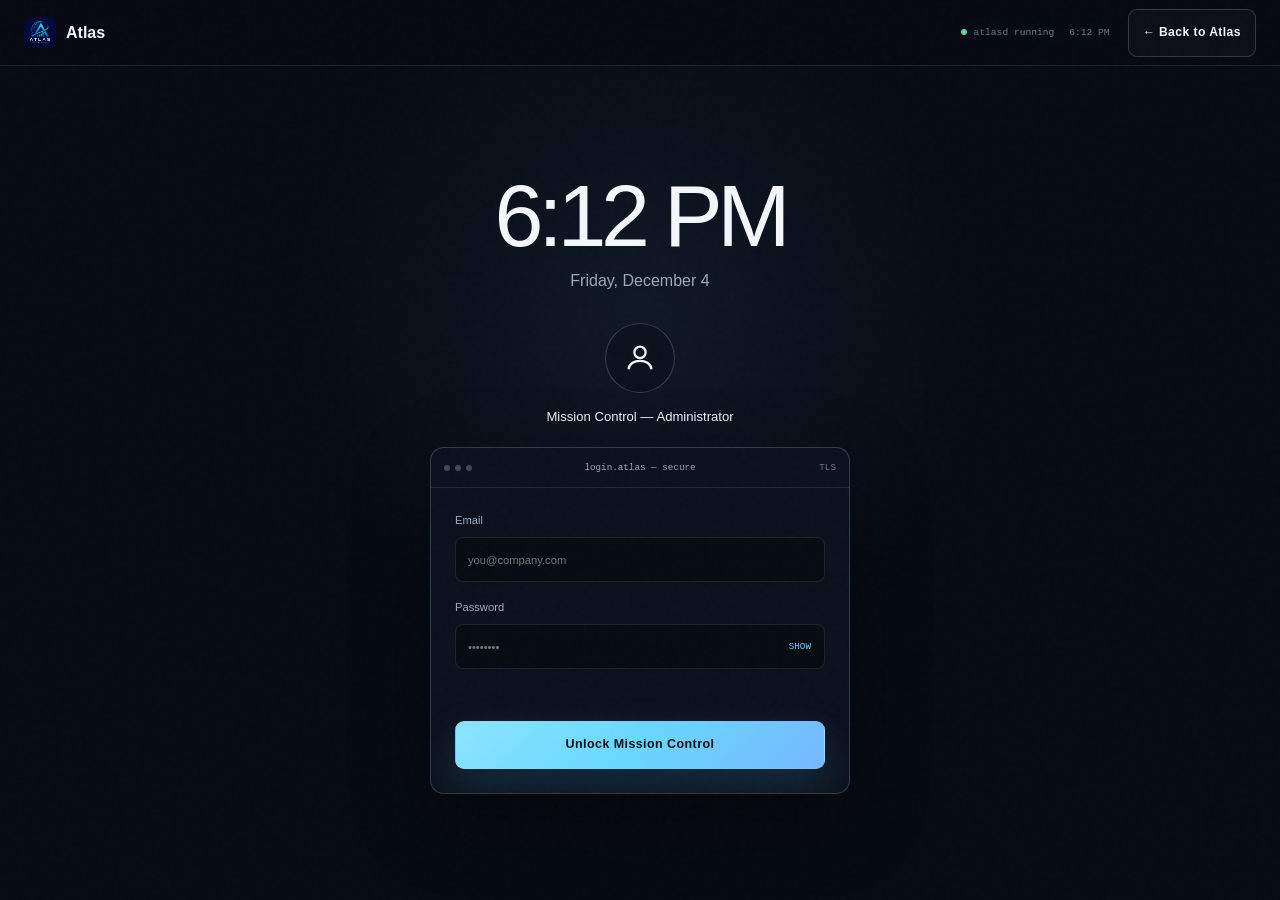
<file: frontend/login.html>
<!DOCTYPE html>
<html lang="en">
<head>
<meta charset="UTF-8" />
<meta name="viewport" content="width=device-width, initial-scale=1.0" />
<title>Atlas OS — Mission Control Login</title>
<link rel="preconnect" href="https://fonts.googleapis.com" />
<link rel="preconnect" href="https://fonts.gstatic.com" crossorigin />
<link href="https://fonts.googleapis.com/css2?family=IBM+Plex+Mono:wght@400;500;600;700&family=IBM+Plex+Sans:wght@400;500;600&family=IBM+Plex+Sans+Condensed:wght@600;700&display=swap" rel="stylesheet" />
<link rel="stylesheet" href="/frontend/style.css" />
</head>
<body>

  <header class="menubar">
    <a class="menubar-brand" href="/">
      <img src="/frontend/assets/logo.png" alt="Atlas AI logo" />
      Atlas
    </a>
    <div class="menubar-spacer"></div>
    <div class="menubar-status"><span><span class="dot-live"></span>atlasd running</span><span class="menubar-clock" id="menubar-clock">00:00:00</span></div>
    <a class="btn btn-ghost" href="/" style="padding:8px 14px; font-size:0.76rem;">← Back to Atlas</a>
  </header>

  <main class="lock-screen">
    <div class="lock-clock" id="lock-clock">00:00</div>
    <div class="lock-date" id="lock-date">—</div>

    <div class="lock-avatar" aria-hidden="true">
      <svg viewBox="0 0 24 24" fill="none" stroke="currentColor" stroke-width="1.6"><circle cx="12" cy="8" r="4"/><path d="M4 20c0-4 4-6 8-6s8 2 8 6"/></svg>
    </div>
    <div class="lock-name">Mission Control — Administrator</div>

    <div class="win lock-panel">
      <div class="win-titlebar">
        <div class="win-dots"><span></span><span></span><span></span></div>
        <div class="win-title">login.atlas — secure</div>
        <div class="win-meta">TLS</div>
      </div>
      <div class="win-body">
        <form id="login-form" novalidate>
          <label for="email-input">Email
            <input id="email-input" name="email" type="email" autocomplete="username" required placeholder="you@company.com" />
          </label>
          <label for="password-input">Password
            <div class="password-field">
              <input id="password-input" name="password" type="password" autocomplete="current-password" required placeholder="••••••••" />
              <button type="button" class="toggle-password" id="toggle-password">SHOW</button>
            </div>
          </label>
          <div class="lock-status" id="login-status" role="status" aria-live="polite"></div>
          <button type="submit" class="btn btn-primary" style="width:100%; justify-content:center;">Unlock Mission Control</button>
        </form>
      </div>
    </div>
  </main>

  <script src="/frontend/app.js" defer></script>
</body>
</html>
</file>
<file: frontend/style.css>
:root {
  --bg: #070b12;
  --bg-deep: #04070c;
  --surface: #0c121d;
  --surface-2: #101927;
  --surface-3: #141f2e;
  --line: rgba(163, 183, 214, .14);
  --line-strong: rgba(163, 183, 214, .25);
  --text: #f3f6fb;
  --muted: #9aa9bd;
  --faint: #67778d;
  --cyan: #69d8ff;
  --cyan-soft: rgba(105, 216, 255, .13);
  --blue: #5b80ff;
  --green: #55d6a0;
  --red: #ff7d8d;
  --amber: #eab968;
  --radius: 18px;
  --radius-sm: 11px;
  --shadow: 0 24px 80px rgba(0, 0, 0, .32);
  --sans: Inter, ui-sans-serif, -apple-system, BlinkMacSystemFont, "Segoe UI", sans-serif;
  --mono: "SFMono-Regular", Consolas, "Liberation Mono", monospace;
}

* { box-sizing: border-box; }
html { scroll-behavior: smooth; scroll-padding-top: 84px; }
body {
  margin: 0;
  min-width: 320px;
  overflow-x: hidden;
  background: var(--bg);
  color: var(--text);
  font-family: var(--sans);
  line-height: 1.6;
  -webkit-font-smoothing: antialiased;
}
body::before {
  content: "";
  position: fixed;
  inset: 0;
  pointer-events: none;
  opacity: .18;
  z-index: 100;
  background-image: url("data:image/svg+xml,%3Csvg viewBox='0 0 180 180' xmlns='http://www.w3.org/2000/svg'%3E%3Cfilter id='n'%3E%3CfeTurbulence type='fractalNoise' baseFrequency='.95' numOctaves='2' stitchTiles='stitch'/%3E%3C/filter%3E%3Crect width='100%25' height='100%25' filter='url(%23n)' opacity='.09'/%3E%3C/svg%3E");
}

a { color: inherit; text-decoration: none; }
button, input { font: inherit; }
img { display: block; max-width: 100%; }
p, h1, h2, h3 { margin-top: 0; }
::selection { background: rgba(105, 216, 255, .28); }
:focus-visible { outline: 2px solid var(--cyan); outline-offset: 4px; border-radius: 5px; }

.skip-link { position: fixed; top: 8px; left: 8px; z-index: 1000; padding: 10px 14px; background: var(--text); color: var(--bg); transform: translateY(-150%); }
.skip-link:focus { transform: translateY(0); }
.container { width: min(1180px, calc(100% - 48px)); margin-inline: auto; }
.section { position: relative; padding: 120px 0; border-top: 1px solid rgba(255,255,255,.04); }
.section-heading { max-width: 720px; margin-bottom: 48px; }
.section-heading h2, .top-feature-copy h2, .briefing-copy h2, .accuracy-title h2 {
  margin-bottom: 18px; font-size: clamp(2.25rem, 4vw, 4.25rem); line-height: 1.02; letter-spacing: -.055em; font-weight: 620;
}
.section-heading p, .top-feature-copy > p, .briefing-copy > p, .accuracy-title > p { color: var(--muted); font-size: 1.03rem; max-width: 660px; }
.section-label { display: flex; align-items: center; gap: 9px; margin-bottom: 18px; color: var(--cyan); font: 600 .7rem/1 var(--mono); letter-spacing: .15em; text-transform: uppercase; }
.section-label::before { content: ""; width: 22px; height: 1px; background: currentColor; }
.centered { margin-inline: auto; text-align: center; }
.centered .section-label { justify-content: center; }
.split-heading { max-width: none; display: flex; justify-content: space-between; align-items: end; gap: 40px; }
.split-heading > div:first-child { max-width: 760px; }

/* Navigation */
.site-header { position: fixed; z-index: 90; top: 0; left: 0; right: 0; border-bottom: 1px solid transparent; transition: background .25s, border-color .25s; }
.site-header.scrolled { background: rgba(7, 11, 18, .84); border-color: var(--line); backdrop-filter: blur(18px); }
.nav-shell { width: min(1280px, calc(100% - 40px)); height: 72px; margin: auto; display: flex; align-items: center; gap: 28px; }
.brand { display: flex; align-items: center; gap: 11px; font: 650 .88rem/1 var(--mono); letter-spacing: .12em; }
.brand img { border-radius: 9px; }
.brand b { color: var(--cyan); }
.nav-links { display: flex; align-items: center; gap: 28px; margin-left: auto; }
.nav-links a { color: var(--muted); font-size: .81rem; transition: color .2s; }
.nav-links a:hover { color: var(--text); }
.nav-cta { padding: 10px 15px; border: 1px solid var(--line-strong); border-radius: 8px; font-size: .77rem; font-weight: 650; background: rgba(255,255,255,.035); }
.nav-cta:hover { border-color: rgba(105,216,255,.55); background: var(--cyan-soft); }
.nav-toggle { display: none; margin-left: auto; width: 42px; height: 42px; border: 1px solid var(--line); background: var(--surface); color: var(--text); border-radius: 9px; }
.nav-toggle span { display: block; width: 18px; height: 1px; margin: 5px auto; background: currentColor; }

/* Hero */
.hero { position: relative; min-height: 880px; display: flex; align-items: center; padding: 142px 0 90px; overflow: hidden; background: radial-gradient(circle at 48% 30%, rgba(50,88,150,.1), transparent 38%), linear-gradient(180deg, var(--bg-deep), var(--bg)); }
.hero-grid, .final-grid { position: absolute; inset: 0; opacity: .32; background-size: 56px 56px; background-image: linear-gradient(rgba(122,153,199,.07) 1px, transparent 1px), linear-gradient(90deg, rgba(122,153,199,.07) 1px, transparent 1px); mask-image: linear-gradient(to bottom, black, transparent 82%); }
.hero-glow { position: absolute; width: 520px; height: 520px; border-radius: 50%; filter: blur(110px); opacity: .12; }
.hero-glow-one { top: 8%; right: 5%; background: var(--blue); }
.hero-glow-two { bottom: -20%; left: 10%; background: var(--cyan); }
.hero-layout { position: relative; display: grid; grid-template-columns: minmax(0, .95fr) minmax(500px, 1.05fr); align-items: center; gap: 64px; }
.pulse-dot { width: 7px; height: 7px; border-radius: 50%; background: var(--green); box-shadow: 0 0 0 5px rgba(85,214,160,.1); animation: pulse 2.4s ease infinite; }
.hero h1 { max-width: 690px; margin-bottom: 28px; font-size: clamp(3.65rem, 6.2vw, 6.55rem); line-height: .91; letter-spacing: -.075em; font-weight: 620; }
.hero h1 em { color: var(--muted); font-style: normal; font-weight: 500; }
.hero-lede { max-width: 650px; color: #a9b6c8; font-size: clamp(1.02rem, 1.5vw, 1.18rem); }
.hero-actions { display: flex; flex-wrap: wrap; gap: 12px; margin-top: 34px; }
.button, .btn { display: inline-flex; align-items: center; justify-content: center; gap: 12px; min-height: 48px; padding: 0 20px; border: 1px solid var(--line-strong); border-radius: 9px; cursor: pointer; font-size: .78rem; font-weight: 700; letter-spacing: .035em; transition: transform .2s, border-color .2s, background .2s, box-shadow .2s; }
.button:hover, .btn:hover { transform: translateY(-2px); }
.button-primary, .btn-primary { color: #021019; background: linear-gradient(135deg, #8ce5ff, #69d8ff 48%, #76b7ff); border-color: transparent; box-shadow: 0 16px 40px rgba(65,170,225,.18); }
.button-primary:hover, .btn-primary:hover { box-shadow: 0 18px 48px rgba(65,170,225,.3); }
.button-secondary, .btn-ghost { background: rgba(255,255,255,.025); color: var(--text); }
.button-secondary:hover, .btn-ghost:hover { border-color: rgba(105,216,255,.4); background: var(--cyan-soft); }
.telegram-cta[aria-disabled="true"] { opacity: .55; pointer-events: none; }
.trust-row { display: flex; margin-top: 54px; padding-top: 24px; border-top: 1px solid var(--line); }
.trust-row > div { min-width: 135px; padding: 0 28px; border-left: 1px solid var(--line); }
.trust-row > div:first-child { padding-left: 0; border-left: 0; }
.trust-row strong { display: block; color: var(--text); font: 650 1.05rem/1.3 var(--mono); font-variant-numeric: tabular-nums; }
.trust-row span { display: block; color: var(--faint); font: .62rem/1.4 var(--mono); letter-spacing: .08em; text-transform: uppercase; }

.hero-visual { position: relative; min-height: 600px; }
.core-orbit { position: absolute; top: 0; left: 50%; width: 520px; height: 520px; transform: translateX(-50%); }
.orbit { position: absolute; border: 1px solid rgba(105,216,255,.14); border-radius: 50%; }
.orbit-one { inset: 42px; animation: rotate 28s linear infinite; }
.orbit-two { inset: 98px; border-style: dashed; animation: rotate-reverse 22s linear infinite; }
.orbit::after { content: ""; position: absolute; left: 50%; top: -4px; width: 7px; height: 7px; border-radius: 50%; background: var(--cyan); box-shadow: 0 0 18px var(--cyan); }
.atlas-core { position: absolute; inset: 172px 142px; display: flex; flex-direction: column; align-items: center; justify-content: center; border: 1px solid rgba(105,216,255,.32); border-radius: 50%; background: radial-gradient(circle at 50% 30%, rgba(105,216,255,.15), rgba(9,15,25,.94) 68%); box-shadow: 0 0 80px rgba(39,144,199,.13), inset 0 0 35px rgba(105,216,255,.07); }
.atlas-core img { width: 54px; height: 54px; margin-bottom: 14px; border-radius: 14px; }
.atlas-core span { font: 650 .69rem/1.4 var(--mono); letter-spacing: .13em; }
.atlas-core small { color: var(--faint); font: .55rem/1.6 var(--mono); }
.orbit-node { position: absolute; padding: 7px 9px; border: 1px solid var(--line); border-radius: 6px; background: rgba(9,15,24,.9); color: var(--muted); font: 600 .55rem/1 var(--mono); letter-spacing: .1em; box-shadow: 0 10px 30px rgba(0,0,0,.25); }
.node-finnhub { top: 54px; right: 42px; }.node-fmp { left: 0; top: 250px; }.node-sec { right: 8px; bottom: 118px; }
.hero-terminal { position: absolute; z-index: 3; left: 6%; right: 0; bottom: 0; border: 1px solid var(--line-strong); border-radius: 14px; background: rgba(10,16,26,.91); box-shadow: var(--shadow); backdrop-filter: blur(16px); }
.terminal-bar { min-height: 42px; display: grid; grid-template-columns: 1fr auto 1fr; align-items: center; padding: 0 14px; border-bottom: 1px solid var(--line); font: .58rem/1 var(--mono); letter-spacing: .09em; color: var(--faint); }
.terminal-bar > span { display: flex; gap: 5px; }.terminal-bar i { width: 6px; height: 6px; border-radius: 50%; background: #354254; }.terminal-bar b { color: var(--muted); }.terminal-bar small { justify-self: end; color: var(--green); }
.terminal-body { padding: 18px; }.signal-line { display: grid; grid-template-columns: 90px 1fr; gap: 18px; padding: 10px 0; border-bottom: 1px solid rgba(255,255,255,.035); font: .67rem/1.4 var(--mono); }.signal-line span { color: var(--faint); }.signal-line b { color: #c8d3e1; font-weight: 500; }
.route-progress { height: 1px; margin: 5px 0; background: var(--line); overflow: hidden; }.route-progress span { display: block; width: 35%; height: 100%; background: linear-gradient(90deg, transparent, var(--cyan), transparent); animation: route 3s ease-in-out infinite; }

/* Telegram launch panel */
.launch-beam { position: absolute; inset: 4% 0 0 8%; border-radius: 50%; background: radial-gradient(circle, rgba(105,216,255,.16), rgba(69,93,190,.07) 38%, transparent 70%); filter: blur(35px); }
.telegram-launch-card { position: absolute; z-index: 2; inset: 22px 0 auto 0; overflow: hidden; border: 1px solid var(--line-strong); border-radius: 18px; background: linear-gradient(145deg, rgba(15,24,38,.97), rgba(7,12,20,.98)); box-shadow: 0 35px 100px rgba(0,0,0,.45), 0 0 70px rgba(71,151,211,.08); }
.telegram-launch-card::before { content: ""; position: absolute; inset: 0; pointer-events: none; background-image: linear-gradient(rgba(105,216,255,.035) 1px, transparent 1px), linear-gradient(90deg, rgba(105,216,255,.035) 1px, transparent 1px); background-size: 28px 28px; mask-image: linear-gradient(135deg, black, transparent 75%); }
.launch-header, .launch-footer { position: relative; display: flex; align-items: center; justify-content: space-between; gap: 18px; padding: 16px 18px; border-bottom: 1px solid var(--line); }
.launch-identity { display: flex; align-items: center; gap: 11px; }.launch-identity img { border-radius: 10px; }.launch-identity strong, .launch-identity span { display: block; }.launch-identity strong { font-size: .8rem; }.launch-identity span { color: var(--faint); font-size: .61rem; }
.launch-online { display: inline-flex; align-items: center; gap: 7px; color: var(--muted); font: .57rem/1 var(--mono); text-transform: uppercase; letter-spacing: .07em; }.launch-online i, .launch-footer i { width: 6px; height: 6px; border-radius: 50%; background: var(--green); box-shadow: 0 0 10px rgba(85,214,160,.55); }
.launch-body { position: relative; display: grid; grid-template-columns: 238px minmax(0,1fr); align-items: center; gap: 24px; padding: 26px; }
.qr-frame { position: relative; display: flex; flex-direction: column; align-items: center; padding: 10px 10px 9px; border-radius: 14px; color: #162033; background: #fff; box-shadow: 0 18px 45px rgba(0,0,0,.3); transition: transform .2s, box-shadow .2s; }.qr-frame:hover { transform: translateY(-3px) rotate(-.4deg); box-shadow: 0 22px 55px rgba(0,0,0,.42); }.qr-frame img { width: 100%; height: auto; aspect-ratio: 1; }.qr-frame span { margin-top: 4px; color: #4c55a8; font: 750 .57rem/1.4 var(--mono); letter-spacing: .15em; }
.launch-kicker { color: var(--cyan); font: .55rem/1.5 var(--mono); letter-spacing: .11em; }.launch-copy h2 { margin: 13px 0 15px; font-size: clamp(2.1rem,3.4vw,3.1rem); line-height: .92; letter-spacing: -.06em; }.launch-copy p { margin: 0; color: var(--muted); font-size: .76rem; }
.launch-flow { margin-top: 22px; border-top: 1px solid var(--line); }.launch-flow div { display: grid; grid-template-columns: 28px 1fr; gap: 8px; padding: 9px 0; border-bottom: 1px solid rgba(255,255,255,.04); font: .61rem/1.4 var(--mono); }.launch-flow b { color: var(--faint); }.launch-flow span { color: #b7c3d2; }
.launch-footer { border-top: 1px solid var(--line); border-bottom: 0; color: var(--faint); font: .55rem/1.4 var(--mono); text-transform: uppercase; letter-spacing: .06em; }.launch-footer > span { display: inline-flex; align-items: center; gap: 7px; }.launch-footer b { color: var(--green); font-weight: 600; }

/* Market tape & dynamic cards */
.market-tape { min-height: 46px; display: flex; align-items: stretch; border-block: 1px solid var(--line); background: #080d15; font: .65rem/1 var(--mono); overflow: hidden; }
.market-tape-label { flex: 0 0 auto; display: flex; align-items: center; gap: 15px; padding: 0 24px; border-right: 1px solid var(--line); background: #0b111b; }.market-tape-label span { color: var(--cyan); }.market-tape-label b { color: var(--faint); font-weight: 500; }
.market-tape-track { min-width: 0; display: flex; align-items: center; gap: 34px; padding: 0 30px; white-space: nowrap; color: var(--muted); overflow: hidden; }.market-tape-track span { display: inline-flex; gap: 8px; }.market-tape-track b { color: var(--text); font-weight: 600; }
.market-section { background: linear-gradient(180deg, #080d15, var(--bg)); }
.market-pill { min-width: 145px; padding: 10px 14px; border: 1px solid var(--line-strong); border-radius: 9px; background: var(--surface); }.market-pill span { display: block; color: var(--faint); font: .56rem/1.5 var(--mono); letter-spacing: .12em; }.market-pill b { display: block; color: var(--text); font: 650 .75rem/1.5 var(--mono); }.market-pill.is-open b { color: var(--green); }.market-pill.is-closed b { color: var(--amber); }
.market-heading-actions { display: flex; align-items: flex-end; flex-direction: column; gap: 9px; }
.data-refresh { padding: 0; border: 0; color: var(--faint); background: transparent; cursor: pointer; font: .59rem/1.4 var(--mono); transition: color .2s; }.data-refresh:hover { color: var(--cyan); }.data-refresh:disabled { cursor: wait; opacity: .65; }
.market-grid { display: grid; grid-template-columns: repeat(4, minmax(0,1fr)); gap: 12px; }
.market-card { min-height: 205px; padding: 22px; border: 1px solid var(--line); border-radius: var(--radius-sm); background: linear-gradient(145deg, rgba(18,28,43,.92), rgba(10,16,26,.92)); transition: transform .22s, border-color .22s; }
.market-card:hover { transform: translateY(-4px); border-color: rgba(105,216,255,.28); }
.market-card-head { display: flex; justify-content: space-between; gap: 15px; }.market-card-head strong { font: 650 .88rem/1.3 var(--mono); letter-spacing: .05em; }.market-card-head span { color: var(--faint); font-size: .74rem; white-space: nowrap; overflow: hidden; text-overflow: ellipsis; }
.freshness-badge { margin-top: 25px; color: var(--cyan); font: .55rem/1 var(--mono); text-transform: uppercase; letter-spacing: .09em; }
.market-price { margin-top: 11px; font: 600 clamp(1.45rem, 2.5vw, 2rem)/1.2 var(--mono); letter-spacing: -.035em; font-variant-numeric: tabular-nums; }
.market-move { display: inline-flex; margin-top: 8px; font: 600 .74rem/1 var(--mono); }.positive { color: var(--green) !important; }.negative { color: var(--red) !important; }.neutral { color: var(--muted) !important; }
.market-source { display: flex; justify-content: space-between; gap: 10px; margin-top: 23px; color: var(--faint); font: .55rem/1.4 var(--mono); text-transform: uppercase; }.market-source span:last-child { text-align: right; }
.unavailable-copy { margin-top: 36px; color: var(--muted); font: .8rem/1.5 var(--mono); }
.data-note { margin: 18px 0 0; color: var(--faint); font-size: .72rem; }
.data-meta { display: flex; align-items: center; flex-wrap: wrap; gap: 8px 18px; margin-top: 18px; color: var(--faint); font: .62rem/1.5 var(--mono); }.data-meta .data-note { margin: 0; flex: 1 1 420px; }.data-meta span:empty { display: none; }.data-meta .is-offline { color: var(--amber); }

/* Companies */
.companies-section { background: #080d15; }
.ranking-source { flex: 0 0 auto; display: flex; align-items: center; gap: 9px; padding: 9px 12px; border: 1px solid var(--line); border-radius: 8px; color: var(--muted); font: .62rem/1 var(--mono); }.ranking-source span { width: 6px; height: 6px; border-radius: 50%; background: var(--faint); }.ranking-source.is-live span { background: var(--green); box-shadow: 0 0 9px rgba(85,214,160,.6); }.ranking-source.is-reference span { background: var(--amber); }
.companies-grid { display: grid; grid-template-columns: repeat(3, minmax(0,1fr)); gap: 10px; }
.company-card { position: relative; min-height: 118px; display: grid; grid-template-columns: 36px minmax(0,1fr) auto; align-items: center; gap: 13px; padding: 17px; border: 1px solid var(--line); background: rgba(13,20,31,.84); border-radius: 10px; transition: background .2s, border-color .2s, transform .2s; }
.company-card:hover { transform: translateY(-2px); border-color: rgba(105,216,255,.25); background: var(--surface-2); }
.company-rank { align-self: start; padding-top: 3px; color: #536277; font: 600 .66rem/1 var(--mono); }.company-identity { min-width: 0; }.company-identity strong { display: block; font: 650 .86rem/1.4 var(--mono); letter-spacing: .04em; }.company-identity span { display: block; color: var(--muted); font-size: .7rem; white-space: nowrap; overflow: hidden; text-overflow: ellipsis; }
.company-value { text-align: right; font-family: var(--mono); font-variant-numeric: tabular-nums; }.company-value b { display: block; font-size: .76rem; }.company-value span { display: block; margin-top: 4px; font-size: .61rem; }.company-value .quote-unavailable { max-width: 100px; color: var(--faint); font-size: .57rem; line-height: 1.35; }
.ranking-footer { display: flex; justify-content: space-between; gap: 20px; margin-top: 20px; color: var(--faint); font: .63rem/1.5 var(--mono); }.ranking-footer a { color: var(--cyan); }

/* Router & providers */
.network-section { overflow: hidden; background: radial-gradient(circle at 50% 42%, rgba(56,101,160,.12), transparent 35%), var(--bg); }
.router-map { display: grid; grid-template-columns: 1fr 120px 190px 120px 1fr; align-items: center; gap: 14px; margin: 70px 0; }
.router-column { display: grid; gap: 12px; }.router-node { padding: 16px 17px; border: 1px solid var(--line); border-radius: 9px; background: rgba(13,20,31,.82); }.router-node b { display: block; font: 650 .68rem/1.4 var(--mono); letter-spacing: .08em; }.router-node span { display: block; color: var(--faint); font-size: .67rem; }
.router-core { aspect-ratio: 1; display: flex; flex-direction: column; align-items: center; justify-content: center; gap: 3px; border-radius: 50%; border: 1px solid rgba(105,216,255,.34); background: radial-gradient(circle, rgba(105,216,255,.13), rgba(9,15,24,.95) 68%); box-shadow: 0 0 65px rgba(43,153,210,.13); }.router-core img { width: 40px; margin-bottom: 8px; border-radius: 10px; }.router-core strong { font: 650 .65rem/1.5 var(--mono); }.router-core span { color: var(--faint); font: .52rem/1.4 var(--mono); }
.router-lines { display: grid; gap: 47px; }.router-lines span { display: block; height: 1px; background: linear-gradient(90deg, var(--line), var(--cyan)); position: relative; overflow: visible; }.router-lines span::after { content: ""; position: absolute; right: 0; top: -2px; width: 5px; height: 5px; border-radius: 50%; background: var(--cyan); box-shadow: 0 0 10px var(--cyan); animation: line-pulse 2.5s ease infinite; }.router-lines.reverse span { background: linear-gradient(90deg, var(--cyan), var(--line)); }.router-lines.reverse span::after { left: 0; right: auto; }
.provider-panel { border: 1px solid var(--line); border-radius: var(--radius); background: rgba(11,17,27,.9); overflow: hidden; }.panel-header { display: flex; align-items: center; justify-content: space-between; gap: 20px; padding: 18px 22px; border-bottom: 1px solid var(--line); }.panel-header div span { display: block; color: var(--cyan); font: .58rem/1.4 var(--mono); letter-spacing: .12em; }.panel-header div b { font-size: .83rem; }.panel-header small { color: var(--faint); font: .58rem/1 var(--mono); }
.provider-list { display: grid; grid-template-columns: repeat(2,minmax(0,1fr)); }.provider-row { min-height: 70px; display: grid; grid-template-columns: minmax(110px,.7fr) 1.3fr auto; align-items: center; gap: 15px; padding: 15px 22px; border-bottom: 1px solid var(--line); }.provider-row:nth-child(odd) { border-right: 1px solid var(--line); }.provider-row b { font: 650 .68rem/1.4 var(--mono); }.provider-row span { color: var(--faint); font-size: .68rem; }.provider-status { display: inline-flex; align-items: center; gap: 7px; color: var(--muted) !important; font: .59rem/1 var(--mono); text-transform: uppercase; }.provider-status::before { content: ""; width: 6px; height: 6px; border-radius: 50%; background: var(--faint); }.provider-status.connected::before { background: var(--green); }.provider-status.limited::before { background: var(--amber); }.provider-status.unavailable::before { background: var(--red); }.provider-status.fallback::before { background: var(--blue); }

/* Capabilities */
.capabilities-section { background: #080d15; }.capability-grid { display: grid; grid-template-columns: repeat(3,minmax(0,1fr)); gap: 12px; }.capability-card { position: relative; min-height: 290px; padding: 28px; border: 1px solid var(--line); border-radius: var(--radius-sm); background: linear-gradient(150deg, rgba(19,29,44,.8), rgba(10,16,25,.88)); transition: transform .25s, border-color .25s; }.capability-card:hover { transform: translateY(-5px); border-color: rgba(105,216,255,.25); }.capability-card > span { position: absolute; right: 22px; top: 20px; color: #445268; font: .64rem/1 var(--mono); }.icon-frame { width: 44px; height: 44px; display: grid; place-items: center; border: 1px solid rgba(105,216,255,.22); border-radius: 10px; color: var(--cyan); background: var(--cyan-soft); font-size: 1.2rem; }.capability-card h3 { margin: 32px 0 11px; font-size: 1.15rem; letter-spacing: -.02em; }.capability-card p { color: var(--muted); font-size: .82rem; }.capability-card small { position: absolute; bottom: 25px; left: 28px; color: var(--faint); font: .53rem/1 var(--mono); letter-spacing: .08em; }

/* Top feature */
.top-feature-section { background: radial-gradient(circle at 75% 48%, rgba(62,107,174,.12), transparent 32%), var(--bg); }.top-feature-layout { display: grid; grid-template-columns: 1fr .9fr; align-items: center; gap: 90px; }.top-feature-copy h2 { max-width: 640px; }.check-list { list-style: none; padding: 0; margin: 28px 0 0; display: grid; grid-template-columns: 1fr 1fr; gap: 12px; }.check-list li { position: relative; padding-left: 24px; color: #b3c0d0; font-size: .8rem; }.check-list li::before { content: "✓"; position: absolute; left: 0; color: var(--green); font-family: var(--mono); }
.command-card { padding: 18px; border: 1px solid var(--line-strong); border-radius: var(--radius); background: rgba(11,18,29,.93); box-shadow: var(--shadow); }.command-top { display: flex; align-items: center; justify-content: space-between; padding: 1px 4px 16px; color: var(--faint); font: .56rem/1 var(--mono); letter-spacing: .1em; }.command-top i { width: 7px; height: 7px; background: var(--green); border-radius: 50%; box-shadow: 0 0 10px rgba(85,214,160,.5); }.message { max-width: 88%; margin-bottom: 12px; padding: 14px 16px; border-radius: 13px; font-size: .78rem; }.user-message { margin-left: auto; background: #2552a2; }.atlas-message { border: 1px solid var(--line); background: var(--surface-2); }.atlas-message b { display: block; margin-bottom: 5px; color: var(--cyan); font: .58rem/1.4 var(--mono); letter-spacing: .1em; }.atlas-message p { margin: 0; color: #bcc8d7; }.command-facts { display: flex; justify-content: space-between; gap: 20px; margin-top: 22px; padding: 15px 5px 3px; border-top: 1px solid var(--line); font: .6rem/1.4 var(--mono); }.command-facts span { color: var(--faint); }

/* Conversation */
.telegram-section { background: #080d15; }.conversation-shell { max-width: 820px; margin: auto; border: 1px solid var(--line-strong); border-radius: 20px; overflow: hidden; background: #0b121d; box-shadow: var(--shadow); }.conversation-header { display: flex; align-items: center; gap: 12px; padding: 16px 20px; border-bottom: 1px solid var(--line); }.conversation-header img { width: 38px; height: 38px; border-radius: 50%; }.conversation-header div { display: flex; flex-direction: column; }.conversation-header b { font-size: .8rem; }.conversation-header span { color: var(--faint); font-size: .63rem; }.conversation-header i { width: 7px; height: 7px; margin-left: auto; border-radius: 50%; background: var(--green); }
.conversation-body { padding: 34px; display: flex; flex-direction: column; gap: 14px; background-image: radial-gradient(rgba(105,216,255,.055) .6px, transparent .6px); background-size: 18px 18px; }.chat-row { max-width: 78%; padding: 13px 16px; border-radius: 14px; font-size: .79rem; }.chat-row p { margin: 0; }.chat-user { align-self: flex-end; background: #2552a2; border-bottom-right-radius: 4px; }.chat-atlas { align-self: flex-start; border: 1px solid var(--line); background: #101927; border-bottom-left-radius: 4px; }.chat-atlas > span { display: block; margin-bottom: 6px; color: var(--cyan); font: .55rem/1 var(--mono); letter-spacing: .1em; }.chat-atlas small { display: block; margin-top: 8px; color: var(--faint); font-size: .59rem; }

/* Briefing & accuracy */
.briefing-section { background: var(--bg); }.briefing-layout { display: grid; grid-template-columns: .9fr 1fr; align-items: center; gap: 90px; }.briefing-preview { border: 1px solid var(--line-strong); border-radius: var(--radius); background: #0b121d; box-shadow: var(--shadow); overflow: hidden; }.briefing-header { display: flex; flex-direction: column; gap: 7px; padding: 21px 24px; border-bottom: 1px solid var(--line); }.briefing-header span { color: var(--cyan); font: .55rem/1 var(--mono); letter-spacing: .1em; }.briefing-header b { font-size: .9rem; }.briefing-block { padding: 18px 24px; border-bottom: 1px solid var(--line); }.briefing-block:last-child { border-bottom: 0; }.briefing-block span { color: var(--faint); font: .56rem/1.3 var(--mono); letter-spacing: .1em; }.briefing-block p { margin: 5px 0 0; color: #c1ccda; font-size: .76rem; }.signal-limits { display: flex; margin-top: 35px; }.signal-limits div { padding: 0 24px; border-left: 1px solid var(--line); }.signal-limits div:first-child { padding-left: 0; border-left: 0; }.signal-limits b { display: block; color: var(--cyan); font: 650 1rem/1.5 var(--mono); }.signal-limits span { display: block; color: var(--faint); font: .57rem/1.4 var(--mono); text-transform: uppercase; }
.accuracy-section { background: linear-gradient(145deg, #0a1019, #070b12); }.accuracy-layout { display: grid; grid-template-columns: .8fr 1.2fr; gap: 100px; align-items: start; }.accuracy-title q { color: var(--cyan); quotes: "“" "”"; }.accuracy-rules { border-top: 1px solid var(--line-strong); }.accuracy-rules > div { display: grid; grid-template-columns: 50px 1fr; gap: 18px; padding: 22px 0; border-bottom: 1px solid var(--line); }.accuracy-rules > div > span { color: var(--faint); font: .6rem/1.5 var(--mono); }.accuracy-rules p { margin: 0; color: var(--muted); font-size: .82rem; }.accuracy-rules b { display: block; margin-bottom: 2px; color: var(--text); font-size: .83rem; }

/* CTA and footer */
.final-cta { position: relative; padding: 140px 0; text-align: center; overflow: hidden; border-top: 1px solid var(--line); }.final-cta::before { content: ""; position: absolute; width: 600px; height: 400px; top: 30px; left: 50%; transform: translateX(-50%); background: var(--blue); opacity: .1; filter: blur(130px); border-radius: 50%; }.final-grid { mask-image: radial-gradient(circle, black, transparent 70%); }.final-cta-inner { position: relative; display: flex; flex-direction: column; align-items: center; }.final-qr-link { display: grid; place-items: center; gap: 8px; margin-bottom: 26px; padding: 8px 8px 11px; border-radius: 13px; color: #515ab1; background: #fff; box-shadow: 0 20px 60px rgba(0,0,0,.36); transition: transform .2s; }.final-qr-link:hover { transform: translateY(-3px); }.final-qr-link img { border-radius: 6px; }.final-qr-link span { font: 700 .55rem/1 var(--mono); letter-spacing: .08em; text-transform: uppercase; }.final-cta .section-label { justify-content: center; }.final-cta h2 { margin: 0; font-size: clamp(2.9rem, 6vw, 6rem); line-height: .95; letter-spacing: -.065em; }.final-cta p { margin: 22px 0 0; color: var(--muted); }.final-cta small { margin-top: 22px; color: var(--faint); font: .6rem/1.4 var(--mono); }
.site-footer { border-top: 1px solid var(--line); padding: 25px 0; background: var(--bg-deep); }.footer-grid { display: grid; grid-template-columns: 1fr 1fr auto; align-items: center; gap: 25px; color: var(--faint); font-size: .67rem; }.footer-brand { display: flex; align-items: center; gap: 10px; color: var(--text); font: 650 .68rem/1 var(--mono); letter-spacing: .1em; }.footer-brand img { border-radius: 8px; }.footer-grid p { margin: 0; }.footer-grid > div:last-child { display: flex; align-items: flex-end; flex-direction: column; gap: 2px; }.footer-grid a { color: var(--muted); }

/* Loading, error, reveal */
.skeleton-card, .skeleton-line { position: relative; overflow: hidden; background: #101724; }
.skeleton-card::after, .skeleton-line::after { content: ""; position: absolute; inset: 0; transform: translateX(-100%); background: linear-gradient(90deg, transparent, rgba(170,194,225,.08), transparent); animation: shimmer 1.5s infinite; }
.data-error { grid-column: 1 / -1; min-height: 150px; display: grid; place-items: center; padding: 35px; border: 1px dashed var(--line-strong); border-radius: var(--radius-sm); color: var(--muted); text-align: center; font: .75rem/1.6 var(--mono); }
[data-reveal] { opacity: 0; transform: translateY(18px); transition: opacity .7s ease, transform .7s ease; }.is-visible[data-reveal] { opacity: 1; transform: none; }

/* Existing admin login compatibility */
.menubar { height: 66px; display: flex; align-items: center; gap: 18px; padding: 0 24px; border-bottom: 1px solid var(--line); background: rgba(7,11,18,.9); }.menubar-brand { display: flex; align-items: center; gap: 10px; font-weight: 700; }.menubar-brand img { width: 32px; border-radius: 8px; }.menubar-spacer { flex: 1; }.menubar-status { display: flex; gap: 15px; color: var(--faint); font: .6rem/1 var(--mono); }.dot-live { display: inline-block; width: 6px; height: 6px; margin-right: 7px; border-radius: 50%; background: var(--green); }
.lock-screen { min-height: calc(100vh - 66px); display: flex; flex-direction: column; align-items: center; justify-content: center; padding: 50px 20px; background: radial-gradient(circle at 50% 30%, rgba(64,105,165,.14), transparent 40%); }.lock-clock { font: 300 clamp(3rem,8vw,5.5rem)/1 var(--sans); letter-spacing: -.06em; }.lock-date { margin: 8px 0 30px; color: var(--muted); }.lock-avatar { width: 70px; height: 70px; display: grid; place-items: center; border: 1px solid var(--line-strong); border-radius: 50%; background: var(--surface); }.lock-avatar svg { width: 34px; }.lock-name { margin: 13px 0 20px; font-size: .82rem; }.win.lock-panel { width: min(420px,100%); border: 1px solid var(--line-strong); border-radius: 14px; background: var(--surface); overflow: hidden; box-shadow: var(--shadow); }.win-titlebar { min-height: 40px; display: grid; grid-template-columns: 1fr auto 1fr; align-items: center; padding: 0 13px; border-bottom: 1px solid var(--line); color: var(--faint); font: .58rem/1 var(--mono); }.win-dots { display: flex; gap: 5px; }.win-dots span { width: 6px; height: 6px; border-radius: 50%; background: #3c495a; }.win-title { color: var(--muted); }.win-meta { justify-self: end; }.win-body { padding: 24px; }.lock-panel form { display: grid; gap: 17px; }.lock-panel label { display: grid; gap: 7px; color: var(--muted); font-size: .7rem; }.lock-panel input { width: 100%; height: 45px; padding: 0 12px; border: 1px solid var(--line); border-radius: 8px; background: var(--bg); color: var(--text); }.password-field { position: relative; }.password-field input { padding-right: 65px; }.toggle-password { position: absolute; right: 8px; top: 50%; transform: translateY(-50%); border: 0; background: transparent; color: var(--cyan); font: .58rem/1 var(--mono); cursor: pointer; }.lock-status { min-height: 18px; color: var(--muted); font-size: .7rem; }.lock-shake { animation: shake .35s ease; }

@keyframes pulse { 0%,100% { opacity: .7; } 50% { opacity: 1; box-shadow: 0 0 0 8px rgba(85,214,160,.04); } }
@keyframes rotate { to { transform: rotate(360deg); } } @keyframes rotate-reverse { to { transform: rotate(-360deg); } }
@keyframes route { 0% { transform: translateX(-120%); } 100% { transform: translateX(360%); } }
@keyframes line-pulse { 0%,100% { opacity: .35; } 50% { opacity: 1; } }
@keyframes shimmer { to { transform: translateX(100%); } }
@keyframes shake { 20%,60% { transform: translateX(-6px); } 40%,80% { transform: translateX(6px); } }

@media (max-width: 1080px) {
  .nav-links { gap: 18px; }.hero-layout { grid-template-columns: 1fr 460px; gap: 30px; }.hero h1 { font-size: clamp(3.6rem,7vw,5.6rem); }.market-grid { grid-template-columns: repeat(2,1fr); }.router-map { grid-template-columns: 1fr 70px 160px 70px 1fr; }.top-feature-layout, .briefing-layout { gap: 55px; }.capability-card { min-height: 310px; }
}

@media (max-width: 900px) {
  .section { padding: 90px 0; }.nav-toggle { display: block; }.nav-links { position: absolute; top: 66px; left: 20px; right: 20px; display: none; flex-direction: column; align-items: stretch; gap: 0; padding: 12px; border: 1px solid var(--line-strong); border-radius: 12px; background: rgba(10,16,26,.98); box-shadow: var(--shadow); }.nav-links.open { display: flex; }.nav-links a { padding: 12px; }.nav-cta { display: none; }
  .hero { min-height: auto; padding-top: 130px; }.hero-layout { grid-template-columns: 1fr; }.hero-copy { text-align: center; }.hero-copy .section-label, .hero-actions { justify-content: center; }.hero-lede { margin-inline: auto; }.trust-row { justify-content: center; }.hero-visual { min-height: 570px; max-width: 650px; width: 100%; margin: auto; }.telegram-launch-card { inset: 35px 0 auto; }
  .companies-grid { grid-template-columns: repeat(2,1fr); }.router-map { grid-template-columns: 1fr; gap: 20px; }.router-lines { display: none; }.router-column { grid-template-columns: repeat(3,1fr); }.router-core { width: 170px; margin: auto; }.provider-list { grid-template-columns: 1fr; }.provider-row:nth-child(odd) { border-right: 0; }.capability-grid { grid-template-columns: repeat(2,1fr); }.top-feature-layout, .briefing-layout, .accuracy-layout { grid-template-columns: 1fr; gap: 55px; }.command-card { max-width: 620px; }.briefing-preview { max-width: 620px; }.footer-grid { grid-template-columns: 1fr; text-align: center; }.footer-brand { justify-content: center; }.footer-grid > div:last-child { align-items: center; }
}

@media (max-width: 650px) {
  .container { width: min(100% - 30px, 1180px); }.section { padding: 76px 0; }.split-heading { display: block; }.market-pill, .ranking-source { width: max-content; margin-top: 24px; }.hero { padding-top: 112px; }.hero h1 { font-size: clamp(3.25rem,14vw,4.6rem); }.hero-lede { font-size: .98rem; }.hero-actions { flex-direction: column; }.hero-actions .button { width: 100%; }.trust-row { align-items: stretch; }.trust-row > div { min-width: 0; flex: 1; padding: 0 12px; }.trust-row span { font-size: .49rem; }.hero-visual { min-height: 760px; }.telegram-launch-card { inset: 40px 0 auto; }.launch-body { grid-template-columns: 1fr; padding: 22px; }.qr-frame { width: min(230px,100%); margin-inline: auto; }.launch-copy { text-align: center; }.launch-copy h2 { font-size: 2.6rem; }.launch-footer { align-items: flex-start; }.market-tape-label { display: none; }.market-grid, .companies-grid, .capability-grid { grid-template-columns: 1fr; }.company-card { min-height: 100px; }.router-column { grid-template-columns: 1fr; }.provider-row { grid-template-columns: 1fr auto; }.provider-row > span:nth-child(2) { grid-column: 1 / -1; grid-row: 2; }.check-list { grid-template-columns: 1fr; }.conversation-body { padding: 20px 14px; }.chat-row { max-width: 90%; }.signal-limits div { padding: 0 12px; }.ranking-footer { flex-direction: column; }.market-card { min-height: 190px; }.menubar-status { display: none; }
}

@media (max-width: 430px) {
  .nav-shell { width: calc(100% - 24px); }.brand span { font-size: .76rem; }.hero h1 { font-size: 3.25rem; }.hero-visual { min-height: 755px; margin: 0; width: 100%; }.launch-header { padding: 14px; }.launch-online { font-size: .48rem; }.launch-body { padding: 18px 14px; }.qr-frame { width: 214px; }.launch-copy h2 { font-size: 2.35rem; }.launch-footer { flex-direction: column; gap: 8px; }.market-card { padding: 19px; }.company-card { grid-template-columns: 30px minmax(0,1fr) auto; padding: 14px; }.section-heading h2, .top-feature-copy h2, .briefing-copy h2, .accuracy-title h2 { font-size: 2.45rem; }.conversation-shell { border-radius: 14px; }.final-cta { padding: 100px 0; }.final-cta h2 { font-size: 3.1rem; }
}

@media (prefers-reduced-motion: reduce) {
  html { scroll-behavior: auto; }
  *, *::before, *::after { animation-duration: .01ms !important; animation-iteration-count: 1 !important; transition-duration: .01ms !important; }
  [data-reveal] { opacity: 1; transform: none; }
}
</file>
